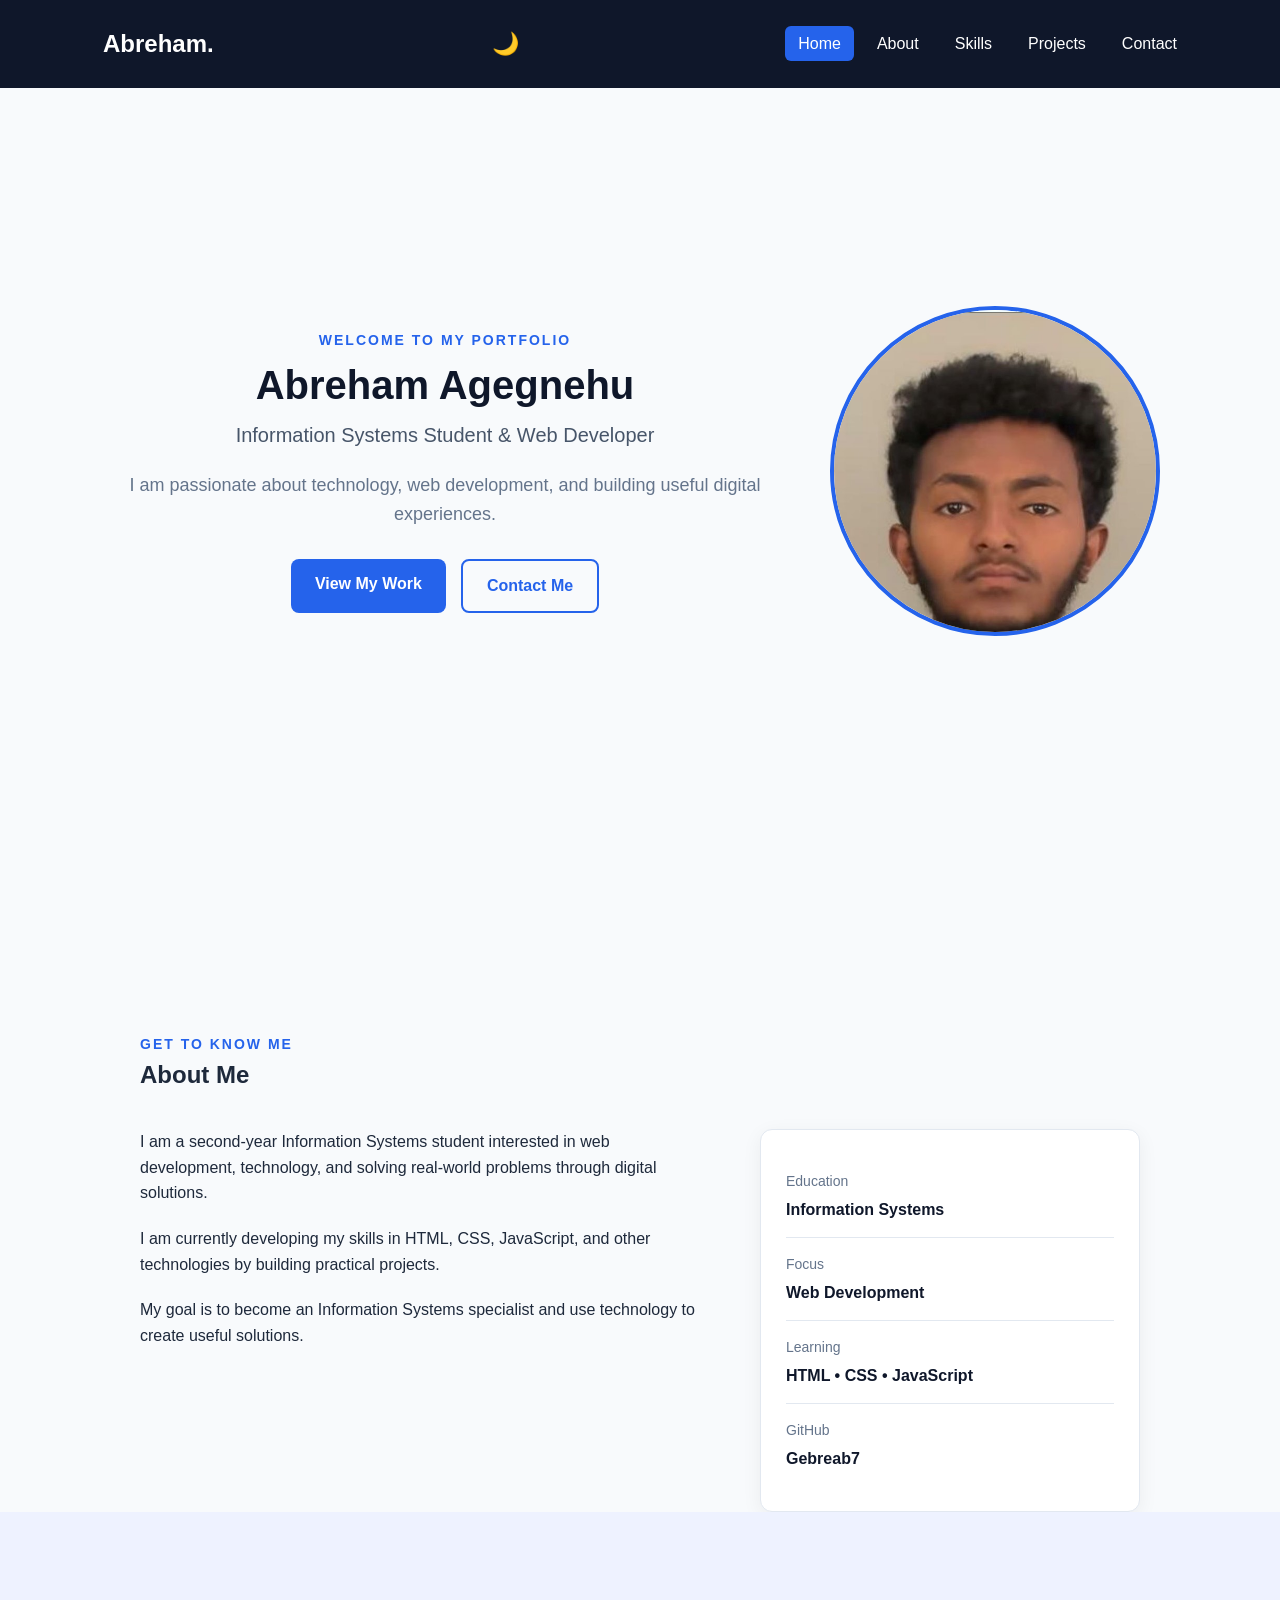
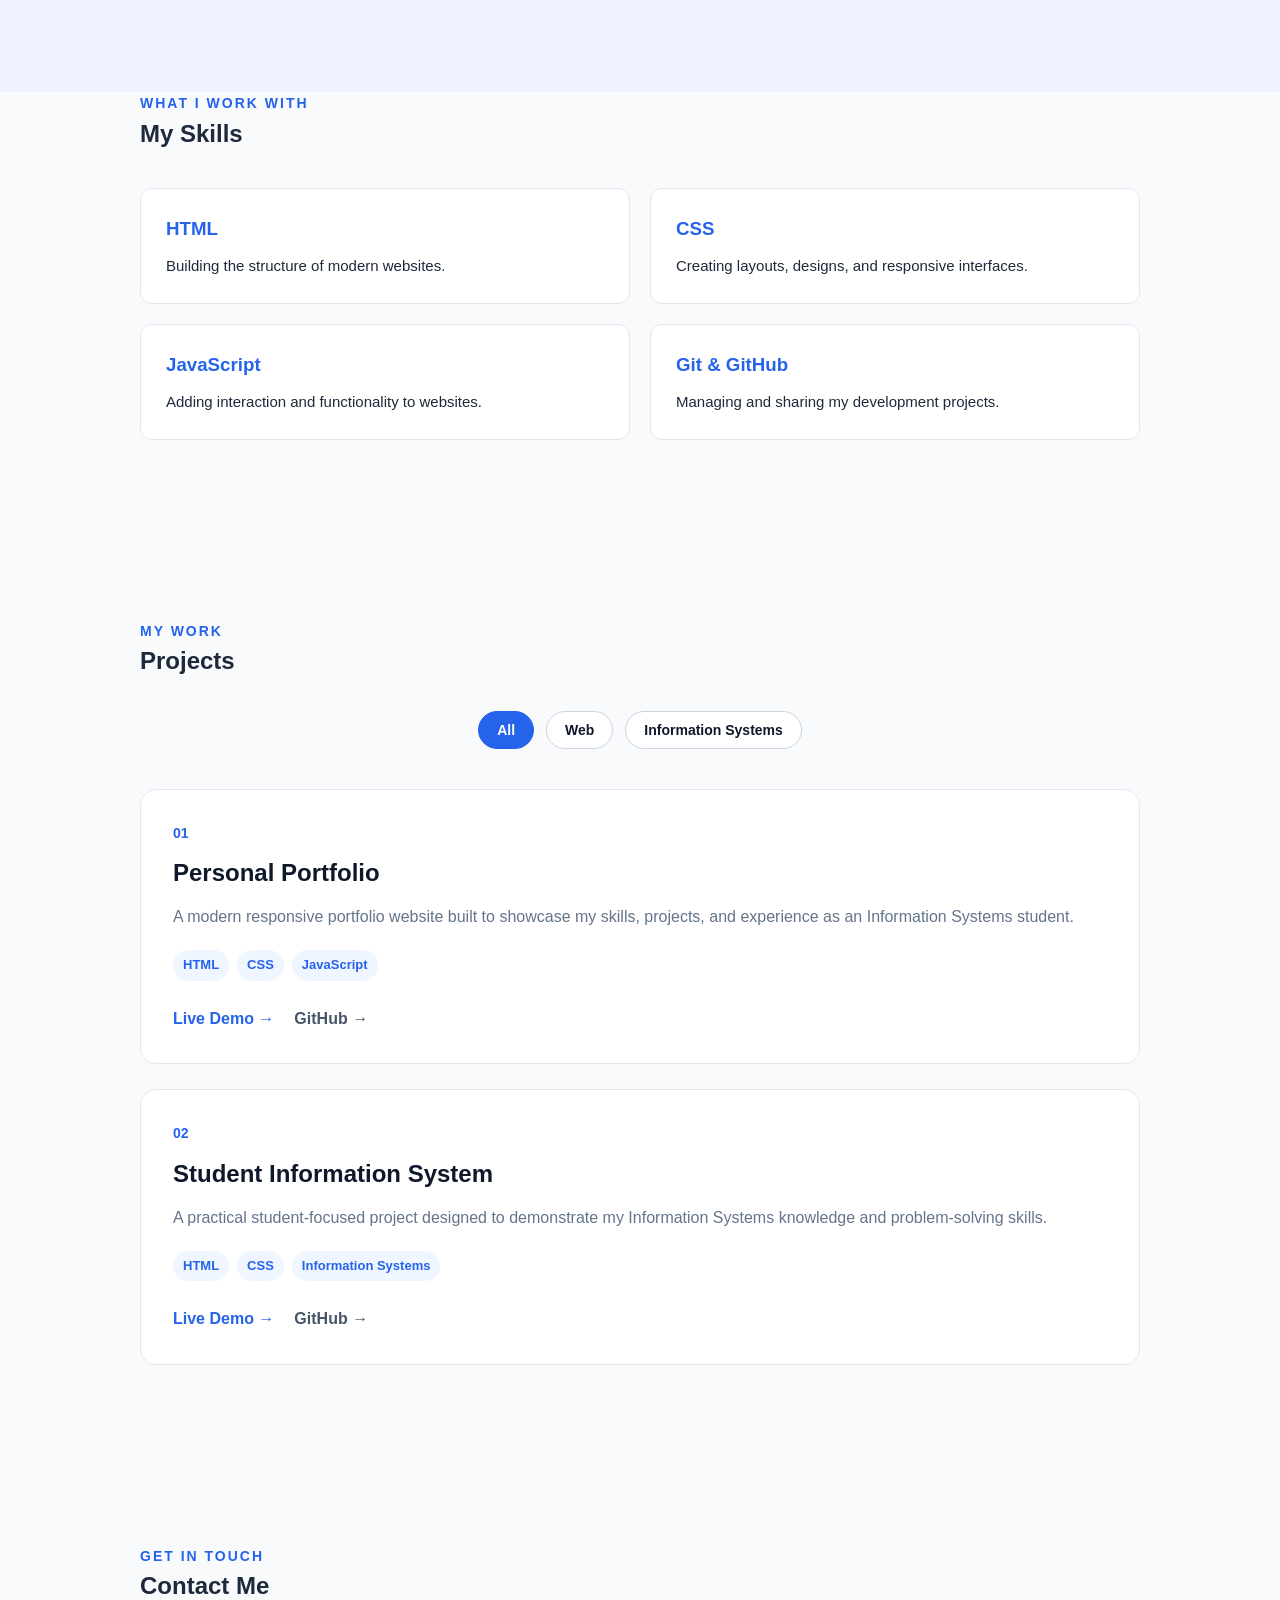
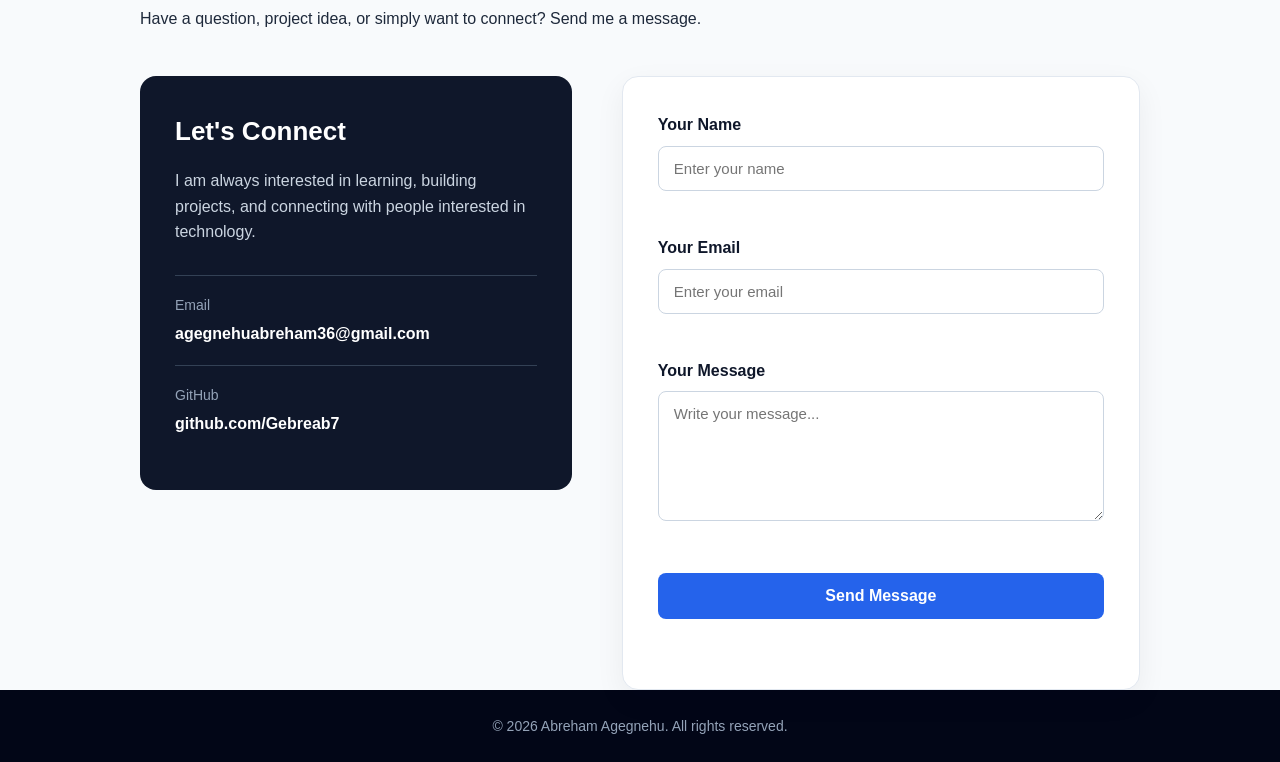
<file: index.html>
<!DOCTYPE html>
<html lang="en">

<head>
    <meta charset="UTF-8">
    <meta name="viewport" content="width=device-width, initial-scale=1.0">

    <title>Abreham Agegnehu | Portfolio</title>
    <meta name="description" content="Abreham Agegnehu is an Information Systems student and web developer interested in technology, web development, and digital solutions.">

    <link rel="stylesheet" href="style.css">
</head>

<body>

    <!-- Navigation -->
 <!-- Navigation -->
<nav>

    <div class="nav-container">

        <a href="#home" class="logo">Abreham.</a>
        <button class="theme-button" aria-label="Toggle dark mode">
    🌙
</button>

        <!-- Mobile Menu Button -->
        <button class="menu-button" aria-label="Open navigation menu">
            ☰
        </button>

        <ul class="nav-menu">

            <li><a href="#home" class="nav-link active">Home</a></li>

            <li><a href="#about" class="nav-link">About</a></li>
            <li><a href="#skills" class="nav-link">Skills</a></li>
            <li><a href="#projects" class="nav-link">Projects</a></li>
            <li><a href="#contact" class="nav-link">Contact</a></li>

        </ul>

    </div>

</nav>


   <!-- Hero Section -->
<section id="home" class="hero">

    <div class="hero-content">

        <div class="hero-text-content">

            <p class="hero-small">WELCOME TO MY PORTFOLIO</p>

            <h1>Abreham Agegnehu</h1>

            <h2>Information Systems Student & Web Developer</h2>

            <p class="hero-text">
                I am passionate about technology, web development,
                and building useful digital experiences.
            </p>

            <div class="hero-buttons">

                <a href="#projects" class="btn primary-btn">
                    View My Work
                </a>

                <a href="#contact" class="btn secondary-btn">
                    Contact Me
                </a>

            </div>

        </div>

        <div class="hero-image">

            <img
                src="photo.jpg"
                alt="Abreham Agegnehu"
            >

        </div>

    </div>

</section>


    <!-- About Section -->
   <section id="about" class="section reveal"></section>

        <div class="container">

            <p class="section-small">GET TO KNOW ME</p>

            <h2>About Me</h2>

            <div class="about-grid">

                <div class="about-text">

                    <p>
                        I am a second-year Information Systems student
                        interested in web development, technology, and
                        solving real-world problems through digital solutions.
                    </p>

                    <p>
                        I am currently developing my skills in HTML, CSS,
                        JavaScript, and other technologies by building
                        practical projects.
                    </p>

                    <p>
                        My goal is to become an Information Systems specialist
                        and use technology to create useful solutions.
                    </p>

                </div>


                <div class="about-card">

                    <div class="info-item">
                        <span>Education</span>
                        <strong>Information Systems</strong>
                    </div>

                    <div class="info-item">
                        <span>Focus</span>
                        <strong>Web Development</strong>
                    </div>

                    <div class="info-item">
                        <span>Learning</span>
                        <strong>HTML • CSS • JavaScript</strong>
                    </div>

                    <div class="info-item">
                        <span>GitHub</span>
                        <strong>Gebreab7</strong>
                    </div>

                </div>

            </div>

        </div>

    </section>


    <!-- Skills Section -->
    <section id="skills" class="section skills-section reveal"></section>

        <div class="container">

            <p class="section-small">WHAT I WORK WITH</p>

            <h2>My Skills</h2>

            <div class="skills-grid">

                <div class="skill-card">
                    <h3>HTML</h3>
                    <p>
                        Building the structure of modern websites.
                    </p>
                </div>

                <div class="skill-card">
                    <h3>CSS</h3>
                    <p>
                        Creating layouts, designs, and responsive interfaces.
                    </p>
                </div>

                <div class="skill-card">
                    <h3>JavaScript</h3>
                    <p>
                        Adding interaction and functionality to websites.
                    </p>
                </div>

                <div class="skill-card">
                    <h3>Git & GitHub</h3>
                    <p>
                        Managing and sharing my development projects.
                    </p>
                </div>

            </div>

        </div>

    </section>


    <!-- Projects Section -->
    <!-- Projects Section -->
    <section id="projects" class="section projects-section reveal"></section>

    <div class="container">

        <p class="section-small">MY WORK</p>

        <h2>Projects</h2>

<div class="project-filters">

    <button class="filter-button active" data-filter="all">
        All
    </button>

    <button class="filter-button" data-filter="web">
        Web
    </button>

    <button class="filter-button" data-filter="information">
        Information Systems
    </button>

</div>
        <div class="projects-grid">

            <!-- Project 1 -->
            <article class="project-card">

                <div class="project-content">

                    <p class="project-number">01</p>

                    <h3>Personal Portfolio</h3>

                    <p>
                        A modern responsive portfolio website built
                        to showcase my skills, projects, and experience
                        as an Information Systems student.
                    </p>

                    <div class="project-tags">
                        <span>HTML</span>
                        <span>CSS</span>
                        <span>JavaScript</span>
                    </div>

                    <div class="project-links">

                        <a href="#" class="project-link">
                            Live Demo →
                        </a>

                        <a href="https://github.com/Gebreab7"
                           target="_blank"
                           class="project-link secondary-link">
                            GitHub →
                        </a>

                    </div>

                </div>

            </article>


            <!-- Project 2 -->
            <article class="project-card">

                <div class="project-content">

                    <p class="project-number">02</p>

                    <h3>Student Information System</h3>

                    <p>
                        A practical student-focused project designed
                        to demonstrate my Information Systems knowledge
                        and problem-solving skills.
                    </p>

                    <div class="project-tags">
                        <span>HTML</span>
                        <span>CSS</span>
                        <span>Information Systems</span>
                    </div>

                    <div class="project-links">

                        <a href="#" class="project-link">
                            Live Demo →
                        </a>

                        <a href="https://github.com/Gebreab7"
                           target="_blank"
                           class="project-link secondary-link">
                            GitHub →
                        </a>

                    </div>

                </div>

            </article>

        </div>

    </div>

</section>
<!-- Contact Section -->
    <section id="contact" class="section contact-section reveal"></section>

    <div class="container">

        <p class="section-small">GET IN TOUCH</p>

        <h2>Contact Me</h2>

        <p class="section-intro">
            Have a question, project idea, or simply want to connect?
            Send me a message.
        </p>

        <div class="contact-grid">

            <!-- Contact Information -->
            <div class="contact-info">

                <h3>Let's Connect</h3>

                <p>
                    I am always interested in learning, building projects,
                    and connecting with people interested in technology.
                </p>

                <div class="contact-item">
                    <span>Email</span>
                    <a href="mailto:agegnehuabreham36@gmail.com">
                        agegnehuabreham36@gmail.com
                    </a>
                </div>

                <div class="contact-item">
                    <span>GitHub</span>
                    <a href="https://github.com/Gebreab7"
                       target="_blank">
                        github.com/Gebreab7
                    </a>
                </div>

            </div>


            <!-- Contact Form -->
            <form class="contact-form">

                <div class="form-group">
                    <label for="name">Your Name</label>

                    <input
                        type="text"
                        id="name"
                        name="name"
                        placeholder="Enter your name"
                        required>
                        <p class="input-error" id="name-error"></p>

                </div>


                <div class="form-group">
                    <label for="email">Your Email</label>

                    <input
                        type="email"
                        id="email"
                        name="email"
                        placeholder="Enter your email"
                        required>
                        <p class="input-error" id="email-error"></p>
                </div>


                <div class="form-group">
                    <label for="message">Your Message</label>

                    <textarea
                        id="message"
                        name="message"
                        rows="6"
                        placeholder="Write your message..."
                        required></textarea>
                        <p class="input-error" id="message-error"></p>
                </div>


                <button type="submit" class="form-button">
                    Send Message
                </button>
                <p class="form-message"></p>

            </form>

        </div>

    </div>

</section>
</main>

<!-- Footer -->
    <footer>

        <p>
            © 2026 Abreham Agegnehu. All rights reserved.
        </p>

    </footer>
    
<script src="script.js"></script>

</body>

</html>
</file>
<file: style.css>
* {
    box-sizing: border-box;
    margin: 0;
    padding: 0;
}

html {
    scroll-behavior: smooth;
}

body {
    background-color: #f8fafc;
    color: #1e293b;
    font-family: Arial, sans-serif;
    line-height: 1.6;
}

nav {
    background-color: #0f172a;
    padding: 16px 30px;
    position: sticky;
    top: 0;
    z-index: 1000;
}

.nav-container {
    max-width: 1100px;
    margin: auto;
    display: flex;
    justify-content: space-between;
    align-items: center;
}

.logo {
    color: white;
    text-decoration: none;
    font-size: 24px;
    font-weight: bold;
}

nav ul {
    display: flex;
    gap: 10px;
    list-style: none;
}

nav a {
    color: white;
    text-decoration: none;
    padding: 9px 13px;
    border-radius: 6px;
    transition: 0.3s;
}

nav ul a:hover {
    background-color: #2563eb;
}
.hero {
    min-height: 85vh;
    display: flex;
    justify-content: center;
    align-items: center;
    text-align: center;
    padding: 80px 20px;
}

.hero-content {
    max-width: 750px;
}

.hero-small,
.section-small {
    color: #2563eb;
    font-size: 14px;
    font-weight: bold;
    letter-spacing: 2px;
}

.hero h1 {
    color: #0f172a;
    font-size: 52px;
    line-height: 1.1;
    margin: 12px 0;
}

.hero h2 {
    color: #475569;
    font-size: 24px;
    font-weight: 500;
    margin-bottom: 20px;
}

.hero-text {
    color: #64748b;
    font-size: 18px;
    max-width: 650px;
    margin: 0 auto 30px;
}

.hero-buttons {
    display: flex;
    justify-content: center;
    gap: 15px;
    flex-wrap: wrap;
}

.btn {
    display: inline-block;
    text-decoration: none;
    padding: 12px 24px;
    border-radius: 8px;
    font-weight: bold;
    transition: 0.3s;
}

.primary-btn {
    background-color: #2563eb;
    color: white;
}

.primary-btn:hover {
    background-color: #1d4ed8;
    transform: translateY(-2px);
}

.secondary-btn {
    background-color: transparent;
    color: #2563eb;
    border: 2px solid #2563eb;
}

.secondary-btn:hover {
    background-color: #2563eb;
    color: white;
}

.section {
    padding: 90px 20px;
}

.container {
    max-width: 1000px;
    margin: auto;
}

.section h2 {
    color: #0f172a;
    font-size: 36px;
    margin: 10px 0 25px;
}

.section p {
    color: #64748b;
    font-size: 17px;
    margin-bottom: 15px;
}

.skills-section {
    background-color: #eef2ff;
}

.skills-grid {
    display: grid;
    grid-template-columns: repeat(4, 1fr);
    gap: 20px;
    margin-top: 35px;
}

.skill-card {
    background-color: white;
    padding: 25px;
    border-radius: 12px;
    border: 1px solid #e2e8f0;
    transition: 0.3s;
}

.skill-card:hover {
    transform: translateY(-5px);
    box-shadow: 0 10px 25px rgba(15, 23, 42, 0.1);
}

.skill-card h3 {
    color: #2563eb;
    margin-bottom: 10px;
}

.skill-card p {
    font-size: 15px;
}
/* =========================
   PROJECTS
========================= */

.projects-grid {
    display: grid;
    grid-template-columns: repeat(2, 1fr);
    gap: 25px;
    margin-top: 40px;
}

.project-card {
    background-color: white;
    border: 1px solid #e2e8f0;
    border-radius: 16px;
    padding: 32px;
    transition: 0.3s ease;
}

.project-card:hover {
    transform: translateY(-8px);
    box-shadow: 0 18px 35px rgba(15, 23, 42, 0.12);
}

.project-number {
    color: #2563eb !important;
    font-size: 14px !important;
    font-weight: bold;
    margin-bottom: 10px !important;
}

.project-card h3 {
    color: #0f172a;
    font-size: 24px;
    margin-bottom: 12px;
}

.project-card p:not(.project-number) {
    color: #64748b;
    font-size: 16px;
    margin-bottom: 20px;
}


/* Project Technology Tags */

.project-tags {
    display: flex;
    flex-wrap: wrap;
    gap: 8px;
    margin-bottom: 25px;
}

.project-tags span {
    background-color: #eff6ff;
    color: #2563eb;
    padding: 5px 10px;
    border-radius: 20px;
    font-size: 13px;
    font-weight: bold;
}


/* Project Links */

.project-links {
    display: flex;
    gap: 20px;
    align-items: center;
}

.project-link {
    color: #2563eb;
    font-weight: bold;
    text-decoration: none;
    transition: 0.3s ease;
}

.project-link:hover {
    color: #1d4ed8;
}

.secondary-link {
    color: #475569;
}

.secondary-link:hover {
    color: #0f172a;
}
.contact-section {
    background-color: #0f172a;
    text-align: center;
}

.contact-section h2 {
    color: white;
}

.contact-section p {
    color: #cbd5e1;
    max-width: 650px;
    margin: 0 auto 25px;
}

.github-link {
    display: inline-block;
    color: white;
    text-decoration: none;
    margin-left: 15px;
    font-weight: bold;
}

.github-link:hover {
    color: #60a5fa;
}

footer {
    background-color: #020617;
    text-align: center;
    padding: 25px 20px;
}

footer p {
    color: #94a3b8;
    font-size: 14px;
}

@media (max-width: 800px) {

    .hero {
    flex-direction: column;
    text-align: center;
}

.hero-image {
    width: 280px;
    height: 280px;
    order: -1;
}

    .nav-container {
    flex-direction: row;
    gap: 0;
}
    .contact-grid {
    grid-template-columns: 1fr;
    gap: 30px;
}
.menu-button {
    display: block;
}

.nav-container {
    position: relative;
}

.nav-menu {
    display: none;
    width: 100%;
    flex-direction: column;
    text-align: center;
    padding-top: 15px;
}
 .nav-menu {
    position: absolute;
    top: 60px;
    left: 0;
    background-color: #0f172a;
    padding: 15px 0;
}

.nav-menu.active {
    display: flex;
}
    }

    .hero h1 {
        font-size: 40px;
    }

    .hero h2 {
        font-size: 20px;
    }

    .skills-grid {
        grid-template-columns: repeat(2, 1fr);
    }

    .projects-grid {
        grid-template-columns: 1fr;
    }


@media (max-width: 500px) {

    nav {
        padding: 15px;
    }
    .contact-info,
.contact-form {
    padding: 25px;
}

    nav ul {
        gap: 3px;
        flex-wrap: wrap;
        justify-content: center;
    }

    nav a {
        font-size: 14px;
        padding: 7px 9px;
    }

    .hero {
        min-height: 75vh;
        padding: 60px 15px;
    }

    .hero h1 {
        font-size: 34px;
    }

    .hero h2 {
        font-size: 18px;
    }

    .skills-grid {
        grid-template-columns: 1fr;
    }

    .section {
        padding: 65px 20px;
    }
}

.about-grid {
    display: grid;
    grid-template-columns: 1.5fr 1fr;
    gap: 50px;
    align-items: start;
    margin-top: 35px;
}

.about-text p {
    margin-bottom: 20px;
}

.about-card {
    background-color: white;
    border: 1px solid #e2e8f0;
    border-radius: 12px;
    padding: 25px;
    box-shadow: 0 5px 20px rgba(15, 23, 42, 0.06);
}

.info-item {
    padding: 15px 0;
    border-bottom: 1px solid #e2e8f0;
}

.info-item:last-child {
    border-bottom: none;
}

.info-item span {
    display: block;
    color: #64748b;
    font-size: 14px;
    margin-bottom: 4px;
}

.info-item strong {
    color: #0f172a;
    font-size: 16px;
}
/* Contact Section */

.contact-section {
    background-color: #f8fafc;
}

.contact-grid {
    display: grid;
    grid-template-columns: 1fr 1.2fr;
    gap: 50px;
    margin-top: 45px;
    align-items: start;
}

.contact-info {
    background-color: #0f172a;
    color: white;
    padding: 35px;
    border-radius: 16px;
}

.contact-info h3 {
    font-size: 26px;
    margin-bottom: 15px;
}

.contact-info > p {
    color: #cbd5e1;
    margin-bottom: 30px;
}

.contact-item {
    padding: 18px 0;
    border-top: 1px solid #334155;
}

.contact-item span {
    display: block;
    color: #94a3b8;
    font-size: 14px;
    margin-bottom: 5px;
}

.contact-item a {
    color: white;
    text-decoration: none;
    font-weight: bold;
}

.contact-item a:hover {
    color: #60a5fa;
}


/* Contact Form */

.contact-form {
    background-color: white;
    padding: 35px;
    border-radius: 16px;
    border: 1px solid #e2e8f0;
    box-shadow: 0 10px 30px rgba(15, 23, 42, 0.06);
}

.form-group {
    margin-bottom: 20px;
}

.form-group label {
    display: block;
    color: #0f172a;
    font-weight: bold;
    margin-bottom: 8px;
}

.form-group input,
.form-group textarea {
    width: 100%;
    padding: 13px 15px;
    border: 1px solid #cbd5e1;
    border-radius: 8px;
    font-family: inherit;
    font-size: 15px;
    outline: none;
    transition: 0.3s ease;
}

.form-group textarea {
    resize: vertical;
}

.form-group input:focus,
.form-group textarea:focus {
    border-color: #2563eb;
    box-shadow: 0 0 0 3px rgba(37, 99, 235, 0.12);
}

.form-button {
    width: 100%;
    background-color: #2563eb;
    color: white;
    border: none;
    padding: 14px;
    border-radius: 8px;
    font-size: 16px;
    font-weight: bold;
    cursor: pointer;
    transition: 0.3s ease;
}

.form-button:hover {
    background-color: #1d4ed8;
    transform: translateY(-2px);
}
/* JavaScript Highlight Effect */

.hero-message-active {
    color: #2563eb !important;
    transform: scale(1.05);
    transition: 0.3s ease;
}
/* =========================
   MOBILE MENU
========================= */

.menu-button {
    display: none;
    background: none;
    border: none;
    color: white;
    font-size: 28px;
    cursor: pointer;
    .theme-button {
    margin-left: auto;
    margin-right: 10px;
}
}

.nav-menu {
    transition: 0.3s ease;
}
/* =========================
   FORM MESSAGE
========================= */

.form-message {
    margin-top: 15px;
    font-size: 15px;
    font-weight: 600;
    min-height: 20px;
}

.form-message.success {
    color: #16a34a;
}

.form-message.error {
    color: #dc2626;
}
/* =========================
   INPUT ERRORS
========================= */

.input-error {
    color: #dc2626;
    font-size: 13px;
    margin-top: 6px;
    min-height: 18px;
}
/* =========================
   THEME BUTTON
========================= */

.theme-button {
    background: none;
    border: none;
    font-size: 22px;
    cursor: pointer;
    padding: 6px;
    transition: transform 0.3s ease;
}

.theme-button:hover {
    transform: rotate(20deg) scale(1.1);
}
/* =========================
   DARK MODE
========================= */

body.dark-mode {
    background-color: #020617;
    color: #e2e8f0;
}

body.dark-mode .section {
    background-color: #020617;
}

body.dark-mode .skills-section {
    background-color: #0f172a;
}

body.dark-mode .about-card,
body.dark-mode .skill-card,
body.dark-mode .project-card,
body.dark-mode .contact-info,
body.dark-mode .contact-form {
    background-color: #1e293b;
    color: #e2e8f0;
}

body.dark-mode .section h2,
body.dark-mode .skill-card h3,
body.dark-mode .project-card h3,
body.dark-mode .contact-info h3 {
    color: #f8fafc;
}

body.dark-mode .about-text p,
body.dark-mode .skill-card p,
body.dark-mode .project-card p,
body.dark-mode .contact-info p {
    color: #cbd5e1;
}

body.dark-mode input,
body.dark-mode textarea {
    background-color: #0f172a;
    color: white;
    border-color: #334155;
}
/* =========================
   SCROLL ANIMATIONS
========================= */

.reveal {
    opacity: 0;
    transform: translateY(40px);
    transition: opacity 0.7s ease, transform 0.7s ease;
}

.reveal.show {
    opacity: 1;
    transform: translateY(0);
}
/* =========================
   ACTIVE NAVIGATION
========================= */

.nav-link.active {
    background-color: #2563eb;
    color: white;
}
/* =========================
   PROJECT FILTERS
========================= */

.project-filters {
    display: flex;
    justify-content: center;
    gap: 12px;
    margin: 30px 0 40px;
    flex-wrap: wrap;
}

.filter-button {
    border: 1px solid #cbd5e1;
    background-color: white;
    color: #0f172a;
    padding: 10px 18px;
    border-radius: 999px;
    cursor: pointer;
    font-size: 14px;
    font-weight: 600;
    transition: 0.3s ease;
}

.filter-button:hover {
    background-color: #2563eb;
    color: white;
    border-color: #2563eb;
}

.filter-button.active {
    background-color: #2563eb;
    color: white;
    border-color: #2563eb;
}
body.dark-mode .filter-button {
    background-color: #1e293b;
    color: #e2e8f0;
    border-color: #475569;
}

body.dark-mode .filter-button.active,
body.dark-mode .filter-button:hover {
    background-color: #2563eb;
    color: white;
    border-color: #2563eb;
}
@media (max-width: 500px) {

    .project-filters {
        gap: 8px;
    }

    .filter-button {
        padding: 8px 13px;
        font-size: 13px;
    }

}@media (max-width: 400px) {

    .hero h1 {
        font-size: 30px;
    }

    .hero h2 {
        font-size: 17px;
    }

    .hero-text {
        font-size: 15px;
    }

    .hero-buttons {
        flex-direction: column;
        align-items: stretch;
    }

    .btn {
        text-align: center;
    }

}
/* =========================
   KEYBOARD ACCESSIBILITY
========================= */

a:focus-visible,
button:focus-visible,
input:focus-visible,
textarea:focus-visible {
    outline: 3px solid #60a5fa;
    outline-offset: 3px;
}
/* =========================
   HERO IMAGE
========================= */



.hero-content {
    display: flex;
    align-items: center;
    justify-content: space-between;
    gap: 60px;
    max-width: 1100px;
    margin: 0 auto;
}

.hero-text-content {
    flex: 1;
}

.hero-image {
    width: 330px;
    height: 330px;
    border-radius: 50%;
    overflow: hidden;
    flex-shrink: 0;
    border: 4px solid #2563eb;
}

.hero-image img {
    width: 100%;
    height: 100%;
    object-fit: cover;
    object-position: center top;
    display: block;
}
@media (max-width: 768px) {

    .hero-content {
        flex-direction: column;
        text-align: center;
        gap: 35px;
    }

    .hero-image {
        width: 250px;
        height: 250px;
    }

    .hero-buttons {
        justify-content: center;
    }
}
</file>
